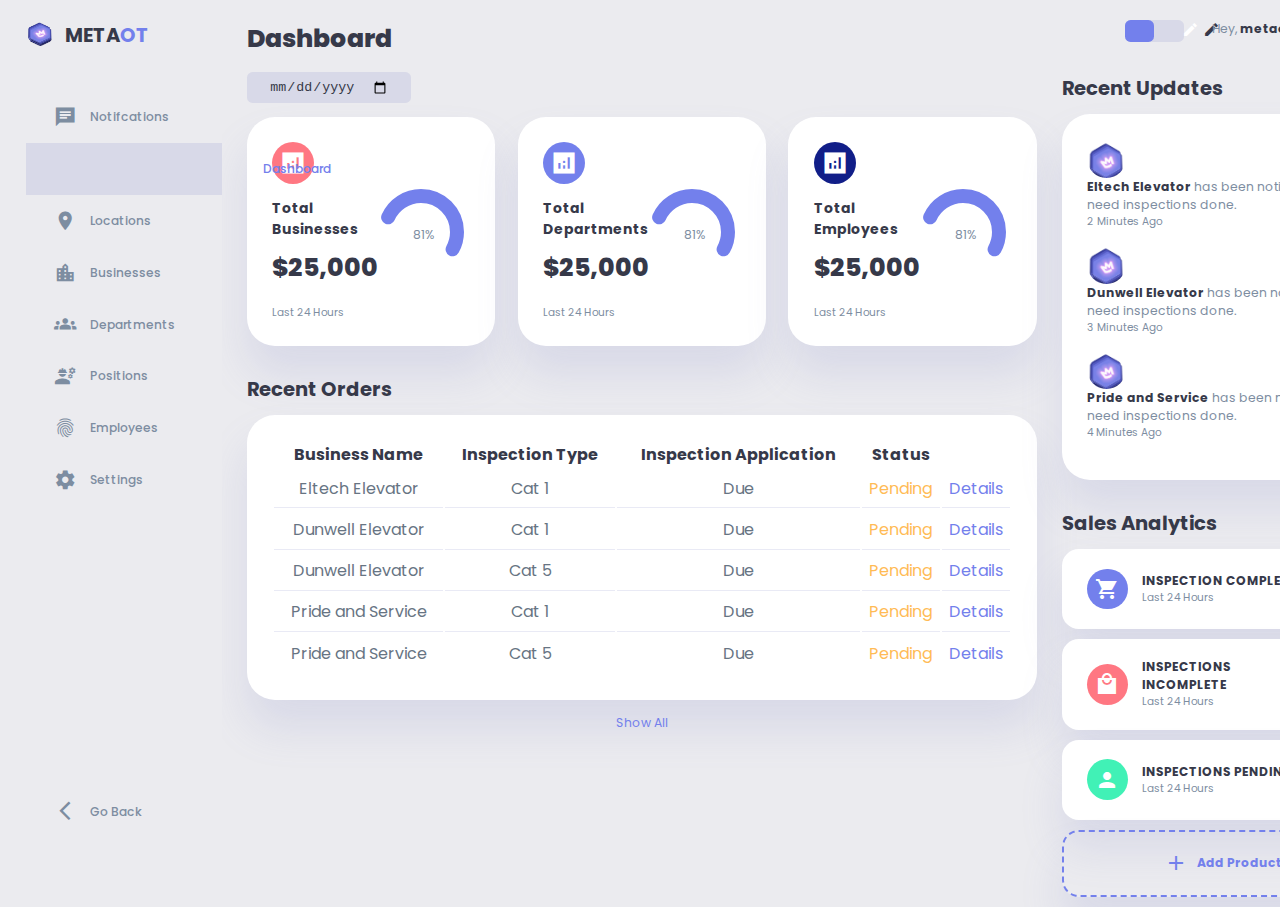
<file: index.html>
<html lang="en">
<head>
    <meta charset="UTF-8">
    <meta http-equiv="X-UA-Compatible" content="IE=edge">
    <meta name="viewport" content="width=device-width, initial-scale=1.0">
    <title>AdminDashboard Website</title>
    <link href="https://fonts.googleapis.com/icon?family=Material+Icons+Sharp"
    rel="stylesheet">
    <link rel="stylesheet" href="./style.css">
</head>
<body>
    <div class="container">
        <!------- ASIDE START ------->
        <aside>
            <div class="top">
                <div class="logo">
                    <img src="Images/Logo_Mini.png">
                    <h2>META<span class="primary">OT</span></h2>
                </div>
                <div class="close" id="close-btn">
                    <span class="material-icons-sharp">close</span>
                </div>
            </div>

            <div class="sidebar">
                <a href="Notifcations.html">
                    <span 
                    class="material-icons-sharp">chat</span>                    
                    <h3>Notifcations</h3>
                </a>
                <a href="index.html" class="active">
                    <span 
                    class="material-icons-sharp">grid_view</span>
                    <h3>Dashboard</h3>
                </a>
                <a href="Locations.html">
                    <span 
                    class="material-icons-sharp">location_on</span>
                    <h3>Locations</h3>
                </a>
                <a href="Businesses.html">
                    <span 
                    class="material-icons-sharp">location_city</span>
                    <h3>Businesses</h3>
                </a>
                <a href="Departments.html">
                    <span 
                    class="material-icons-sharp">groups</span>
                    <h3>Departments</h3>
                </a>
                <a href="Positions.html">
                    <span 
                    class="material-icons-sharp">engineering</span>                    
                    <h3>Positions</h3>
                </a>
                <a href="Employees.html">
                    <span 
                    class="material-icons-sharp">fingerprint</span>                    
                    <h3>Employees</h3>
                </a>
                <a href="Settings.html">
                    <span 
                    class="material-icons-sharp">settings</span>                    
                    <h3>Settings</h3>
                </a>
                <a href="Home.html">
                    <span class="material-icons-sharp">arrow_back_ios</span>                   
                    <h3>Go Back</h3>
                </a>
            </div>
        </aside> 
        <!------- ASIDE END ------->
        <main>
            <h1>Dashboard</h1>
            <div class="date">
                <input type="date">
            </div>

            <div class="insights">
                <div class="businesses">
                        <span class="material-icons-sharp">analytics</span>
                            <div class="middle">
                                <div class="left">
                                    <h3>Total Businesses</h3>
                                    <h1>$25,000</h1>
                                </div>
                            <div class="progress">
                                    <svg>
                                        <circle cx='38' cy='38' r='36'></circle>
                                    </svg>
                                    <div class="number">
                                    <p>81%</p>
                                    </div>
                                </div>
                            </div>
                            <small class="text-muted">Last 24 Hours</small>
                        </div>
        <!------- SALES END ------->
                <div class="departments">
                            <span class="material-icons-sharp">analytics</span>
                                <div class="middle">
                                    <div class="left">
                                        <h3>Total Departments</h3>
                                        <h1>$25,000</h1>
                                    </div>
                                <div class="progress">
                                    <svg>
                                        <circle cx='38' cy='38' r='36'></circle>
                                    </svg>
                                    <div class="number">
                                    <p>81%</p>
                                    </div>
                                </div>
                            </div>
                            <small class="text-muted">Last 24 Hours</small>
                        </div>
        <!------- SALES END ------->

                <div class="employees">
                            <span class="material-icons-sharp">analytics</span>
                                <div class="middle">
                                    <div class="left">
                                        <h3>Total Employees</h3>
                                        <h1>$25,000</h1>
                                    </div>
                                <div class="progress">
                                    <svg>
                                        <circle cx='38' cy='38' r='36'></circle>
                                    </svg>
                                    <div class="number">
                                    <p>81%</p>
                                    </div>
                                 </div>
                            </div>
                            <small class="text-muted">Last 24 Hours</small>
                        </div>
         <!------- SALES END ------->
                 </div>
           <div class="recent-orders">
            <h2>Recent Orders</h2>
           <table>
               <thead>
                   <tr>
                       <th>Business Name</th>
                       <th>Inspection Type</th>
                       <th>Inspection Application</th>
                       <th>Status</th>
                   </tr>
               </thead>
               <tbody>
                   <tr>
                       <td>Eltech Elevator</td>
                       <td>Cat 1</td>
                       <td>Due</td>
                       <td class="warning">Pending</td>
                       <td class="primary">Details</td>
                   </tr>
                      <tr>
                       <td>Dunwell Elevator</td>
                       <td>Cat 1</td>
                       <td>Due</td>
                       <td class="warning">Pending</td>
                       <td class="primary">Details</td>
                   </tr>
                      <tr>
                       <td>Dunwell Elevator</td>
                       <td>Cat 5</td>
                       <td>Due</td>
                       <td class="warning">Pending</td>
                       <td class="primary">Details</td>
                   </tr>
                      <tr>
                       <td>Pride and Service</td>
                       <td>Cat 1</td>
                       <td>Due</td>
                       <td class="warning">Pending</td>
                       <td class="primary">Details</td>
                   </tr>
                      <tr>
                       <td>Pride and Service</td>
                       <td>Cat 5</td>
                       <td>Due</td>
                       <td class="warning">Pending</td>
                       <td class="primary">Details</td>
                   </tr>
               </tbody>
            </table>
               <a href="#">Show All</a>
          </div>
        </main>
        <!------ END OF MAIN ------>
        <div class="right">
            <div class="top">
                <button id="menu-btn">
                    <span class="material-icons-sharp">menu</span>
                </button>
                <div class="theme-toggler">
                    <span class="material-icons-sharp active">light_mode</span>
                    <span class="material-icons-sharp">dark_mode</span>
                </div>
                <div class="profile">
                    <div class="info">
                        <p>Hey, <b>metaot.sol</b></p>
                        <small class="text-muted">Admin</small>
                    </div>
                    <div class="profile-photo">
                        <img src="Images/Logo_Mini.png" alt="">
                    </div>
                </div>
            </div>
            <!------ END OF TOP ------>
            <div class="recent-updates">
                <h2>Recent Updates</h2>
                <div class="updates">
                    <div class="update">
                        <div class="profile-photo">
                            <img src="Images/Logo_Mini.png">
                         </div>
                        <div class="message">
                            <p><b>Eltech Elevator</b> has been notified they need inspections done.</p>
                            <small class="text-muted">2 Minutes Ago</small>
                        </div>
                    </div>
                     <div class="update">
                        <div class="profile-photo">
                            <img src="Images/Logo_Mini.png">
                         </div>
                        <div class="message">
                         <p><b>Dunwell Elevator</b> has been notified they need inspections done.</p>
                            <small class="text-muted">3 Minutes Ago</small>
                        </div>
                    </div>
                     <div class="update">
                        <div class="profile-photo">
                            <img src="Images/Logo_Mini.png">
                         </div>
                        <div class="message">
                            <p><b>Pride and Service</b> has been notified they need inspections done.</p>
                            <small class="text-muted">4 Minutes Ago</small>
                        </div>
                    </div>
                </div>
            </div>
            <!------ END OF RECENT UPDATES ------>
            <div class="sales-analytics">
                <h2>Sales Analytics</h2>
               
                <div class="item online">
                        <div class="icon">
                            <span class="material-icons-sharp">shopping_cart</span>
                        </div>
                         <div class="right">
                                <div class="info">
                                <h3>INSPECTION COMPLETE</h3>
                                <small class="text-muted">Last 24 Hours</small>
                                </div>
                            <h5 class="success">55%</h5>
                            <h3>10</h3>
                        </div>
                </div>
               
                <div class="item offline">
                        <div class="icon">
                            <span class="material-icons-sharp">local_mall</span>
                        </div>
                         <div class="right">
                                <div class="info">
                                <h3>INSPECTIONS INCOMPLETE</h3>
                                <small class="text-muted">Last 24 Hours</small>
                                </div>
                            <h5 class="danger">-25%</h5>
                            <h3>6</h3>
                        </div>
                </div>
               
                <div class="item customers">
                        <div class="icon">
                            <span class="material-icons-sharp">person</span>
                        </div>
                         <div class="right">
                                <div class="info">
                                <h3>INSPECTIONS PENDING</h3>
                                <small class="text-muted">Last 24 Hours</small>
                                </div>
                            <h5 class="success">20%</h5>
                            <h3>5</h3>
                        </div>
                </div>
                
                <div class="item add-product">
                   <div>
                       <span class="material-icons-sharp">add</span>
                       <h3>Add Product</h3>
                  </div>
                </div>
            </div>                         
        </div>
    </div>
    <script src="./index.js"></script>
</body>
</html>
</file>
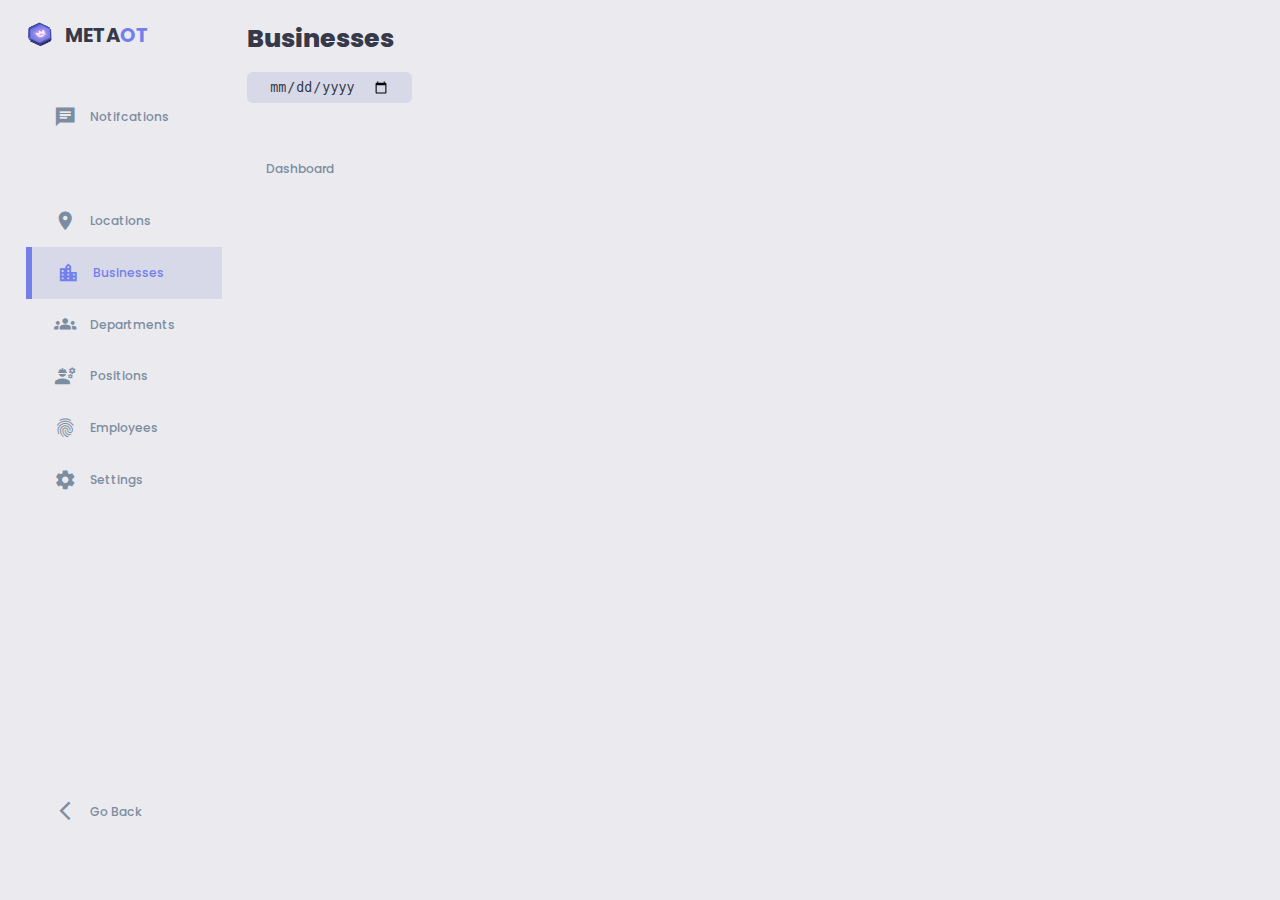
<file: Businesses.html>
<html lang="en">
<head>
    <meta charset="UTF-8">
    <meta http-equiv="X-UA-Compatible" content="IE=edge">
    <meta name="viewport" content="width=device-width, initial-scale=1.0">
    <title>Businesses</title>
    <link href="https://fonts.googleapis.com/icon?family=Material+Icons+Sharp"
    rel="stylesheet">
    <link rel="stylesheet" href="./style.css">
</head>
<body>
    <div class="container">
        <!------- ASIDE START ------->
        <aside>
            <div class="top">
                <div class="logo">
                    <img src="Images/Logo_Mini.png">
                    <h2>META<span class="primary">OT</span></h2>
                </div>
                <div class="close" id="close-btn">
                    <span class="material-icons-sharp">close</span>
                </div>
            </div>

            <div class="sidebar">
                <a href="Notifcations.html">
                    <span 
                    class="material-icons-sharp">chat</span>                    
                    <h3>Notifcations</h3>
                </a>
                <a href="index.html">
                    <span 
                    class="material-icons-sharp">grid_view</span>
                    <h3>Dashboard</h3>
                </a>
                <a href="Locations.html">
                    <span 
                    class="material-icons-sharp">location_on</span>
                    <h3>Locations</h3>
                </a>
                <a href="Businesses.html" class="active">
                    <span 
                    class="material-icons-sharp">location_city</span>
                    <h3>Businesses</h3>
                </a>
                <a href="Departments.html">
                    <span 
                    class="material-icons-sharp">groups</span>
                    <h3>Departments</h3>
                </a>
                <a href="Positions.html">
                    <span 
                    class="material-icons-sharp">engineering</span>                    
                    <h3>Positions</h3>
                </a>
                <a href="Employees.html">
                    <span 
                    class="material-icons-sharp">fingerprint</span>                    
                    <h3>Employees</h3>
                </a>
                <a href="Settings.html">
                    <span 
                    class="material-icons-sharp">settings</span>                    
                    <h3>Settings</h3>
                </a>
                <a href="Home.html">
                    <span class="material-icons-sharp">arrow_back_ios</span>                   
                    <h3>Go Back</h3>
                </a>
            </div>
        </aside> 
        <!------- ASIDE END ------->
        <main>
            <h1>Businesses</h1>
            <div class="date">
                <input type="date">
            </div>

        </main>

    </div>
</body>
</html>
</file>
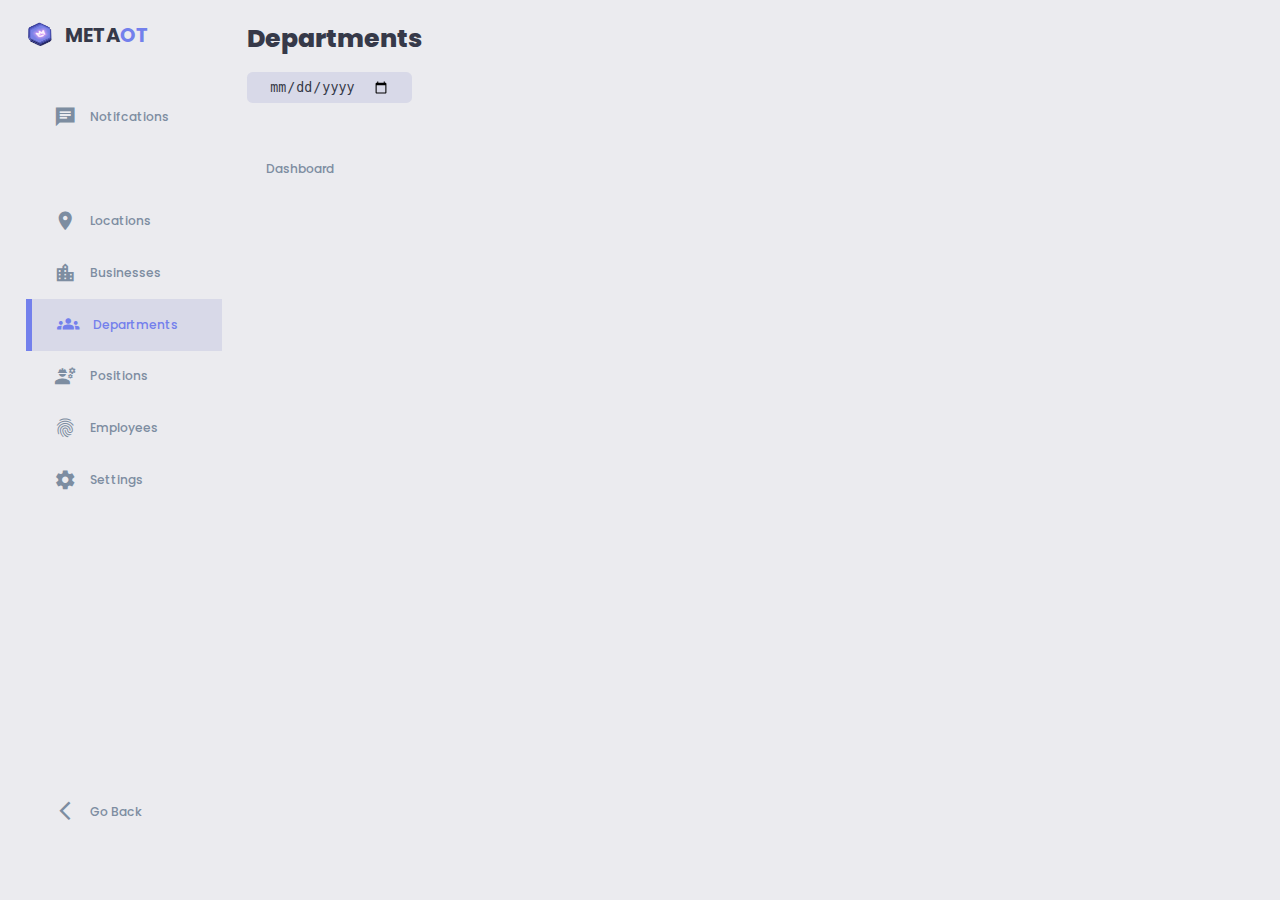
<file: Departments.html>
<html lang="en">
<head>
    <meta charset="UTF-8">
    <meta http-equiv="X-UA-Compatible" content="IE=edge">
    <meta name="viewport" content="width=device-width, initial-scale=1.0">
    <title>Departments</title>
    <link href="https://fonts.googleapis.com/icon?family=Material+Icons+Sharp"
    rel="stylesheet">
    <link rel="stylesheet" href="./style.css">
</head>
<body>
    <div class="container">
        <!------- ASIDE START ------->
        <aside>
            <div class="top">
                <div class="logo">
                    <img src="Images/Logo_Mini.png">
                    <h2>META<span class="primary">OT</span></h2>
                </div>
                <div class="close" id="close-btn">
                    <span class="material-icons-sharp">close</span>
                </div>
            </div>

            <div class="sidebar">
                <a href="Notifcations.html">
                    <span 
                    class="material-icons-sharp">chat</span>                    
                    <h3>Notifcations</h3>
                </a>
                <a href="index.html">
                    <span 
                    class="material-icons-sharp">grid_view</span>
                    <h3>Dashboard</h3>
                </a>
                <a href="Locations.html">
                    <span 
                    class="material-icons-sharp">location_on</span>
                    <h3>Locations</h3>
                </a>
                <a href="Businesses.html">
                    <span 
                    class="material-icons-sharp">location_city</span>
                    <h3>Businesses</h3>
                </a>
                <a href="Departments.html" class="active">
                    <span 
                    class="material-icons-sharp">groups</span>
                    <h3>Departments</h3>
                </a>
                <a href="Positions.html">
                    <span 
                    class="material-icons-sharp">engineering</span>                    
                    <h3>Positions</h3>
                </a>
                <a href="Employees.html">
                    <span 
                    class="material-icons-sharp">fingerprint</span>                    
                    <h3>Employees</h3>
                </a>
                <a href="Settings.html">
                    <span 
                    class="material-icons-sharp">settings</span>                    
                    <h3>Settings</h3>
                </a>
                <a href="Home.html">
                    <span class="material-icons-sharp">arrow_back_ios</span>                   
                    <h3>Go Back</h3>
                </a>
            </div>
        </aside> 
        <!------- ASIDE END ------->
        <main>
            <h1>Departments</h1>
            <div class="date">
                <input type="date">
            </div>

        </main>

    </div>
</body>
</html>
</file>
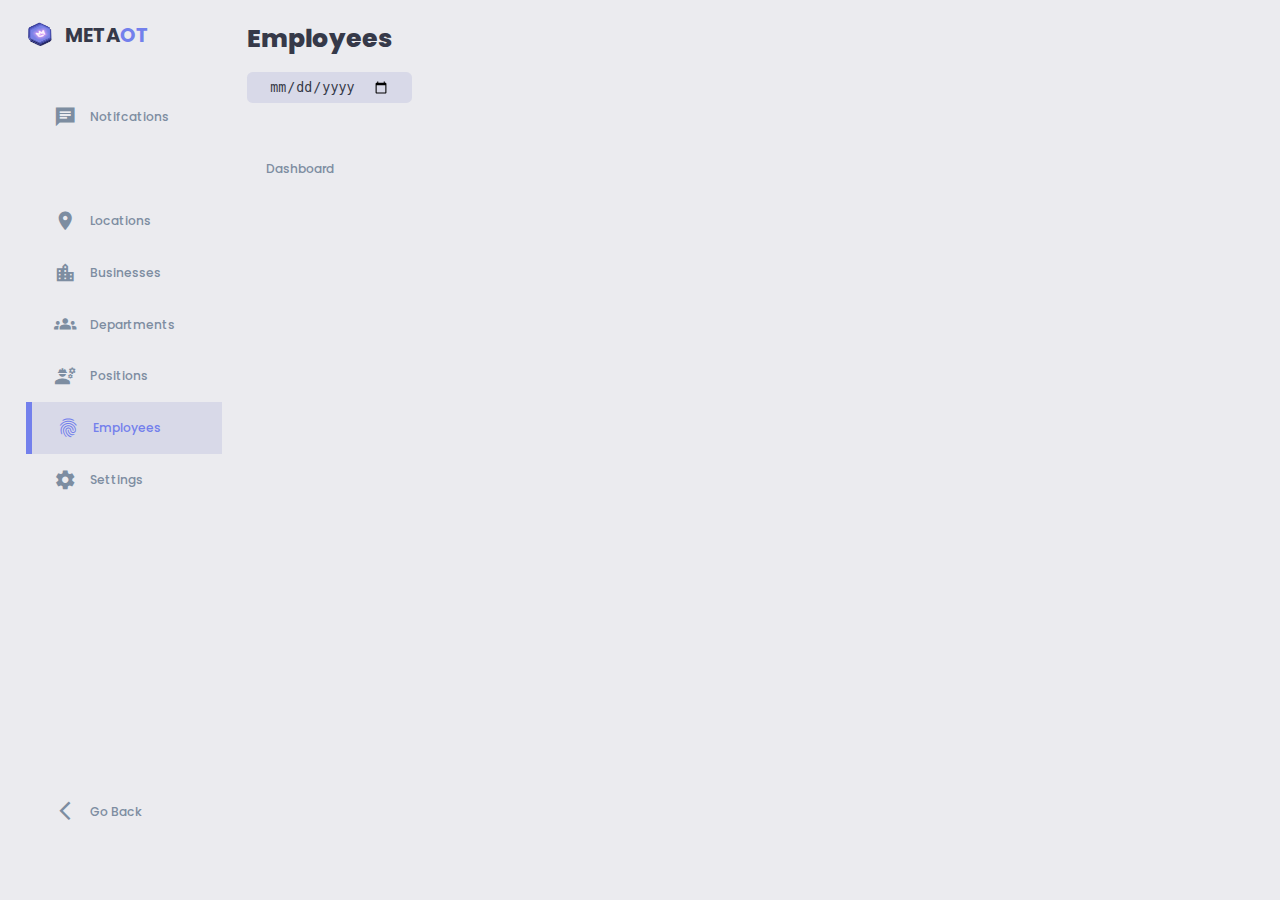
<file: Employees.html>
<html lang="en">
<head>
    <meta charset="UTF-8">
    <meta http-equiv="X-UA-Compatible" content="IE=edge">
    <meta name="viewport" content="width=device-width, initial-scale=1.0">
    <title>Employees</title>
    <link href="https://fonts.googleapis.com/icon?family=Material+Icons+Sharp"
    rel="stylesheet">
    <link rel="stylesheet" href="./style.css">
</head>
<body>
    <div class="container">
        <!------- ASIDE START ------->
        <aside>
            <div class="top">
                <div class="logo">
                    <img src="Images/Logo_Mini.png">
                    <h2>META<span class="primary">OT</span></h2>
                </div>
                <div class="close" id="close-btn">
                    <span class="material-icons-sharp">close</span>
                </div>
            </div>

            <div class="sidebar">
                <a href="Notifcations.html">
                    <span 
                    class="material-icons-sharp">chat</span>                    
                    <h3>Notifcations</h3>
                </a>
                <a href="index.html">
                    <span 
                    class="material-icons-sharp">grid_view</span>
                    <h3>Dashboard</h3>
                </a>
                <a href="Locations.html">
                    <span 
                    class="material-icons-sharp">location_on</span>
                    <h3>Locations</h3>
                </a>
                <a href="Businesses.html">
                    <span 
                    class="material-icons-sharp">location_city</span>
                    <h3>Businesses</h3>
                </a>
                <a href="Departments.html">
                    <span 
                    class="material-icons-sharp">groups</span>
                    <h3>Departments</h3>
                </a>
                <a href="Positions.html">
                    <span 
                    class="material-icons-sharp">engineering</span>                    
                    <h3>Positions</h3>
                </a>
                <a href="Employees.html" class="active">
                    <span 
                    class="material-icons-sharp">fingerprint</span>                    
                    <h3>Employees</h3>
                </a>
                <a href="Settings.html">
                    <span 
                    class="material-icons-sharp">settings</span>                    
                    <h3>Settings</h3>
                </a>
                <a href="Home.html">
                    <span class="material-icons-sharp">arrow_back_ios</span>                   
                    <h3>Go Back</h3>
                </a>
            </div>
        </aside> 
        <!------- ASIDE END ------->
        <main>
            <h1>Employees</h1>
            <div class="date">
                <input type="date">
            </div>

        </main>

    </div>
</body>
</html>
</file>
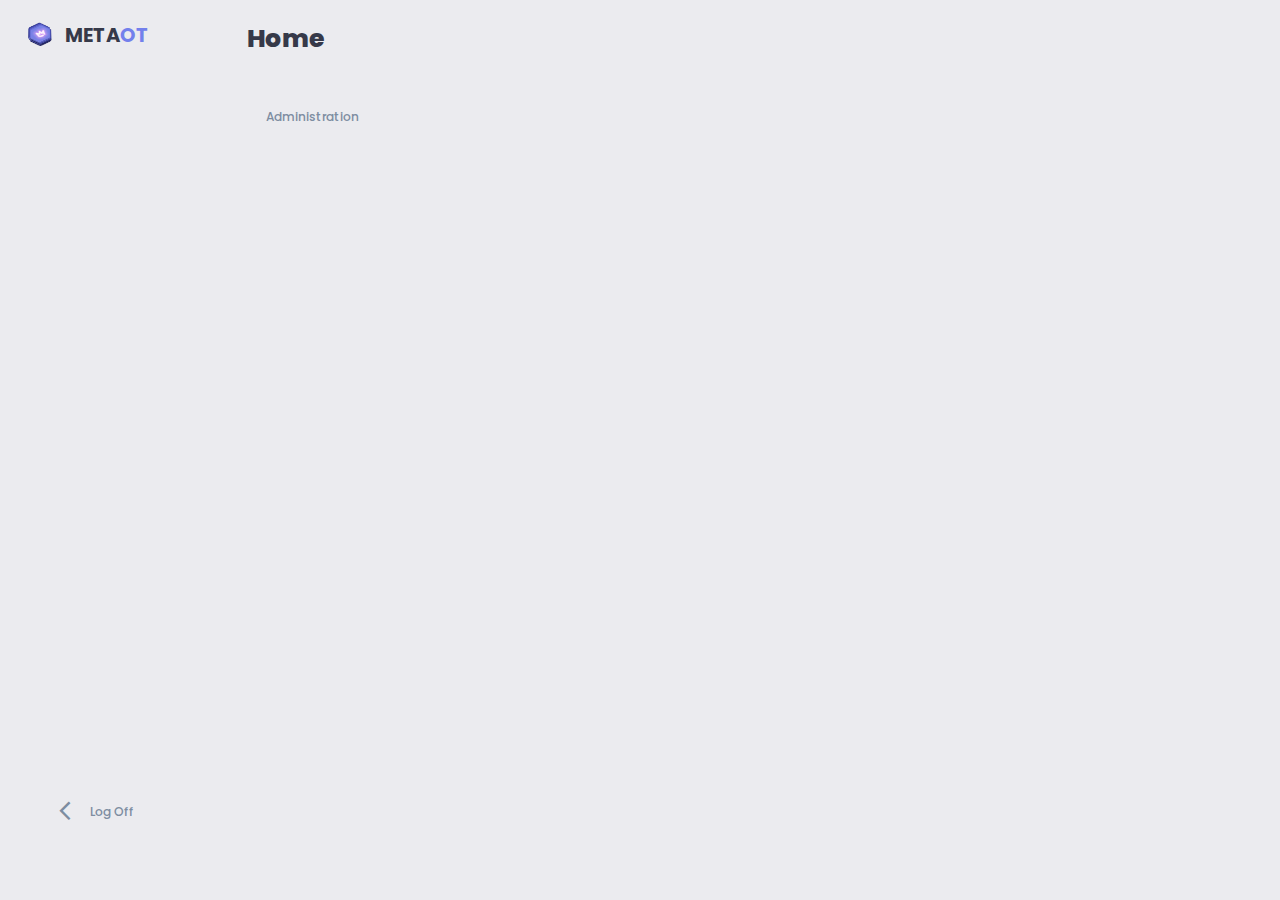
<file: Home.html>
<html lang="en">
<head>
    <meta charset="UTF-8">
    <meta http-equiv="X-UA-Compatible" content="IE=edge">
    <meta name="viewport" content="width=device-width, initial-scale=1.0">
    <title>MSS Dashboard</title>
    <link href="https://fonts.googleapis.com/icon?family=Material+Icons+Sharp"
    rel="stylesheet">
    <link rel="stylesheet" href="./style.css">
</head>
<body>
    <div class="container">
        <!------- ASIDE START ------->
        <aside>
            <div class="top">
                <div class="logo">
                    <img src="Images/Logo_Mini.png">
                    <h2>META<span class="primary">OT</span></h2>
                </div>
                <div class="close" id="close-btn">
                    <span class="material-icons-sharp">close</span>
                </div>
            </div>

            <div class="sidebar">
                <a href="index.html">
                    <span class="material-icons-sharp">summarize</span>
                    <h3>Administration</h3>
                </a>
                <a href="">
                    <span class="material-icons-sharp">arrow_back_ios</span>                   
                    <h3>Log Off</h3>
                </a>
            </div>
        </aside> 
        <!------- ASIDE END ------->
        <main>
            <h1>Home</h1>

        </main>   

    </div>
</body>
</html>
</file>
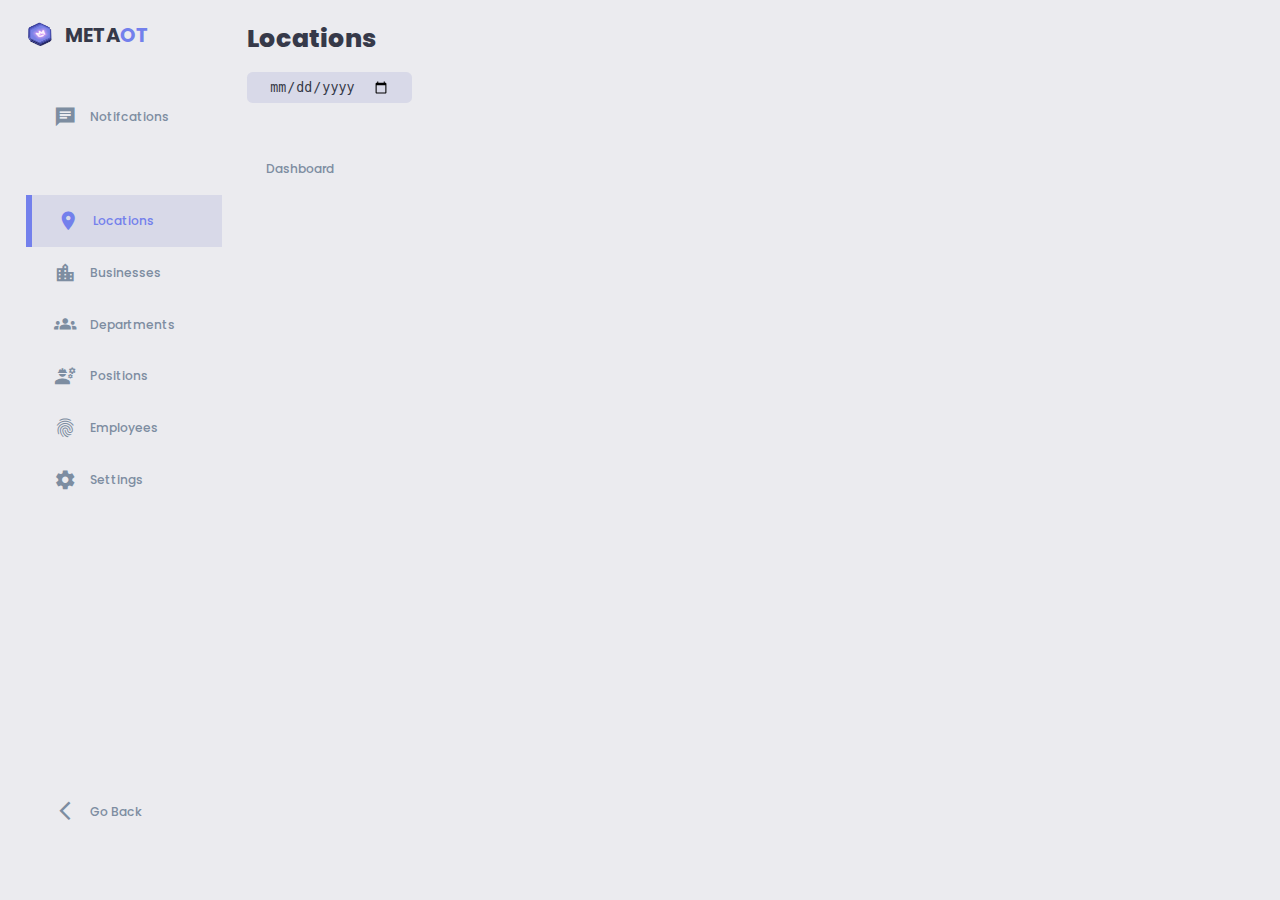
<file: Locations.html>
<html lang="en">
<head>
    <meta charset="UTF-8">
    <meta http-equiv="X-UA-Compatible" content="IE=edge">
    <meta name="viewport" content="width=device-width, initial-scale=1.0">
    <title>Locations</title>
    <link href="https://fonts.googleapis.com/icon?family=Material+Icons+Sharp"
    rel="stylesheet">
    <link rel="stylesheet" href="./style.css">
</head>
<body>
    <div class="container">
        <!------- ASIDE START ------->
        <aside>
            <div class="top">
                <div class="logo">
                    <img src="Images/Logo_Mini.png">
                    <h2>META<span class="primary">OT</span></h2>
                </div>
                <div class="close" id="close-btn">
                    <span class="material-icons-sharp">close</span>
                </div>
            </div>

            <div class="sidebar">
                <a href="Notifcations.html">
                    <span 
                    class="material-icons-sharp">chat</span>                    
                    <h3>Notifcations</h3>
                </a>
                <a href="index.html">
                    <span 
                    class="material-icons-sharp">grid_view</span>
                    <h3>Dashboard</h3>
                </a>
                <a href="Locations.html" class="active">
                    <span 
                    class="material-icons-sharp">location_on</span>
                    <h3>Locations</h3>
                </a>
                <a href="Businesses.html">
                    <span 
                    class="material-icons-sharp">location_city</span>
                    <h3>Businesses</h3>
                </a>
                <a href="Departments.html">
                    <span 
                    class="material-icons-sharp">groups</span>
                    <h3>Departments</h3>
                </a>
                <a href="Positions.html">
                    <span 
                    class="material-icons-sharp">engineering</span>                    
                    <h3>Positions</h3>
                </a>
                <a href="Employees.html">
                    <span 
                    class="material-icons-sharp">fingerprint</span>                    
                    <h3>Employees</h3>
                </a>
                <a href="Settings.html">
                    <span 
                    class="material-icons-sharp">settings</span>                    
                    <h3>Settings</h3>
                </a>
                <a href="Home.html">
                    <span class="material-icons-sharp">arrow_back_ios</span>                   
                    <h3>Go Back</h3>
                </a>
            </div>
        </aside> 
        <!------- ASIDE END ------->
        <main>
            <h1>Locations</h1>
            <div class="date">
                <input type="date">
            </div>

        </main>

    </div>
</body>
</html>
</file>
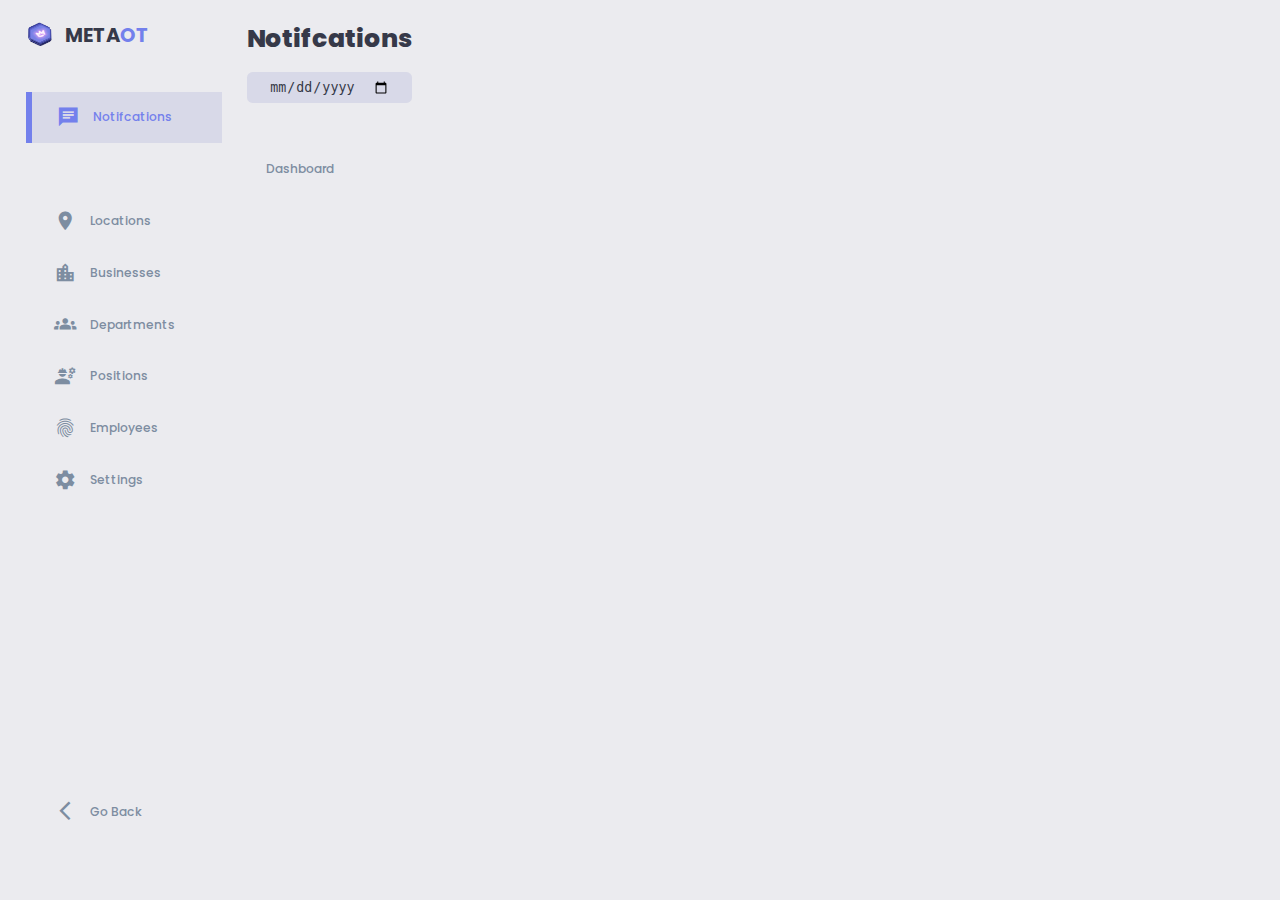
<file: Notifcations.html>
<html lang="en">
<head>
    <meta charset="UTF-8">
    <meta http-equiv="X-UA-Compatible" content="IE=edge">
    <meta name="viewport" content="width=device-width, initial-scale=1.0">
    <title>Notifcations</title>
    <link href="https://fonts.googleapis.com/icon?family=Material+Icons+Sharp"
    rel="stylesheet">
    <link rel="stylesheet" href="./style.css">
</head>
<body>
    <div class="container">
        <!------- ASIDE START ------->
        <aside>
            <div class="top">
                <div class="logo">
                    <img src="Images/Logo_Mini.png">
                    <h2>META<span class="primary">OT</span></h2>
                </div>
                <div class="close" id="close-btn">
                    <span class="material-icons-sharp">close</span>
                </div>
            </div>

            <div class="sidebar">
                <a href="Notifcations.html" class="active">
                    <span 
                    class="material-icons-sharp">chat</span>                    
                    <h3>Notifcations</h3>
                </a>
                <a href="index.html">
                    <span 
                    class="material-icons-sharp">grid_view</span>
                    <h3>Dashboard</h3>
                </a>
                <a href="Locations.html">
                    <span 
                    class="material-icons-sharp">location_on</span>
                    <h3>Locations</h3>
                </a>
                <a href="Businesses.html">
                    <span 
                    class="material-icons-sharp">location_city</span>
                    <h3>Businesses</h3>
                </a>
                <a href="Departments.html">
                    <span 
                    class="material-icons-sharp">groups</span>
                    <h3>Departments</h3>
                </a>
                <a href="Positions.html">
                    <span 
                    class="material-icons-sharp">engineering</span>                    
                    <h3>Positions</h3>
                </a>
                <a href="Employees.html">
                    <span 
                    class="material-icons-sharp">fingerprint</span>                    
                    <h3>Employees</h3>
                </a>
                <a href="Settings.html">
                    <span 
                    class="material-icons-sharp">settings</span>                    
                    <h3>Settings</h3>
                </a>
                <a href="Home.html">
                    <span class="material-icons-sharp">arrow_back_ios</span>                   
                    <h3>Go Back</h3>
                </a>
            </div>
        </aside> 
        <!------- ASIDE END ------->
        <main>
            <h1>Notifcations</h1>
            <div class="date">
                <input type="date">
            </div>

        </main>

    </div>
</body>
</html>
</file>
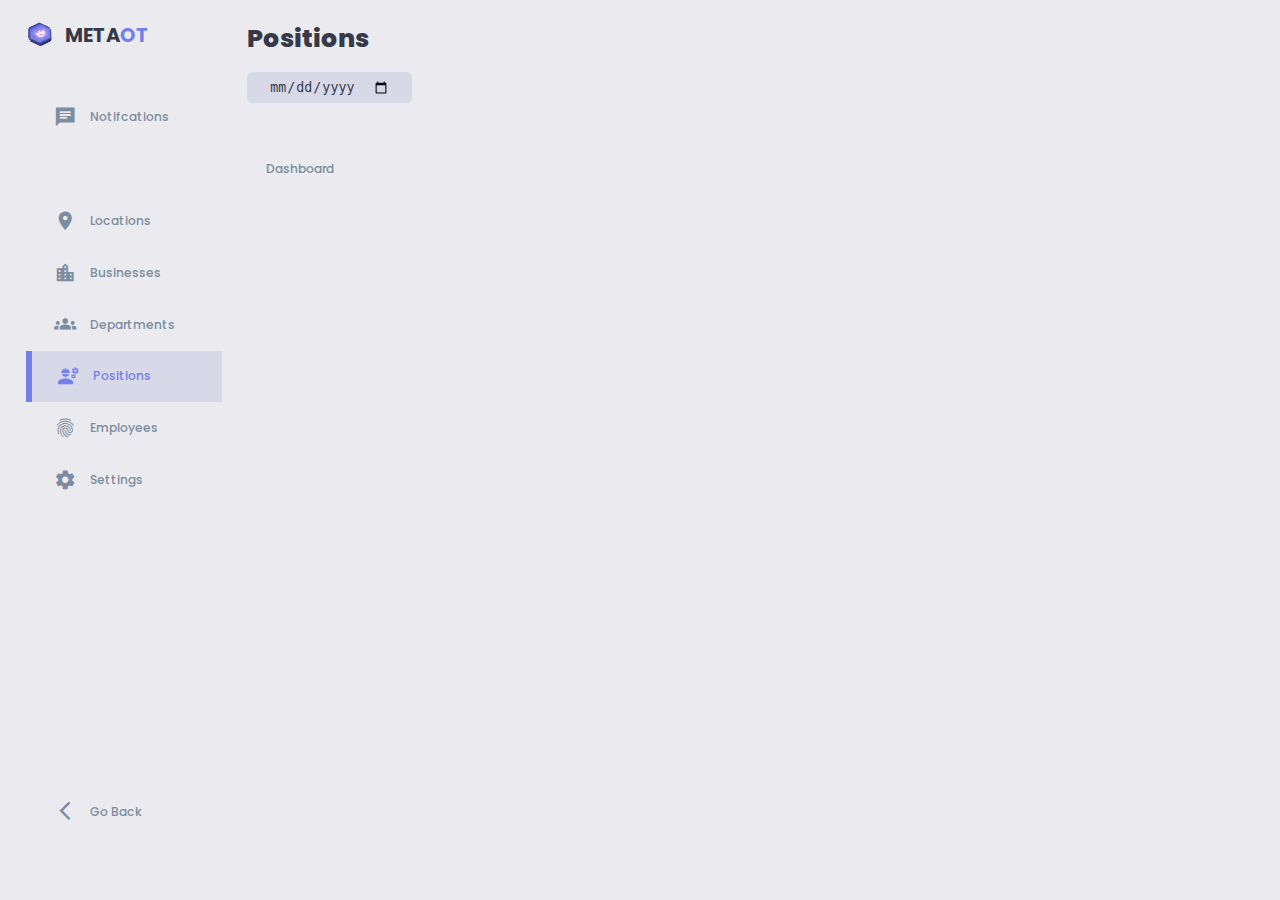
<file: Positions.html>
<html lang="en">
<head>
    <meta charset="UTF-8">
    <meta http-equiv="X-UA-Compatible" content="IE=edge">
    <meta name="viewport" content="width=device-width, initial-scale=1.0">
    <title>Positions</title>
    <link href="https://fonts.googleapis.com/icon?family=Material+Icons+Sharp"
    rel="stylesheet">
    <link rel="stylesheet" href="./style.css">
</head>
<body>
    <div class="container">
        <!------- ASIDE START ------->
        <aside>
            <div class="top">
                <div class="logo">
                    <img src="Images/Logo_Mini.png">
                    <h2>META<span class="primary">OT</span></h2>
                </div>
                <div class="close" id="close-btn">
                    <span class="material-icons-sharp">close</span>
                </div>
            </div>

            <div class="sidebar">
                <a href="Notifcations.html">
                    <span 
                    class="material-icons-sharp">chat</span>                    
                    <h3>Notifcations</h3>
                </a>
                <a href="index.html">
                    <span 
                    class="material-icons-sharp">grid_view</span>
                    <h3>Dashboard</h3>
                </a>
                <a href="Locations.html">
                    <span 
                    class="material-icons-sharp">location_on</span>
                    <h3>Locations</h3>
                </a>
                <a href="Businesses.html">
                    <span 
                    class="material-icons-sharp">location_city</span>
                    <h3>Businesses</h3>
                </a>
                <a href="Departments.html">
                    <span 
                    class="material-icons-sharp">groups</span>
                    <h3>Departments</h3>
                </a>
                <a href="Positions.html" class="active">
                    <span 
                    class="material-icons-sharp">engineering</span>                    
                    <h3>Positions</h3>
                </a>
                <a href="Employees.html">
                    <span 
                    class="material-icons-sharp">fingerprint</span>                    
                    <h3>Employees</h3>
                </a>
                <a href="Settings.html">
                    <span 
                    class="material-icons-sharp">settings</span>                    
                    <h3>Settings</h3>
                </a>
                <a href="Home.html">
                    <span class="material-icons-sharp">arrow_back_ios</span>                   
                    <h3>Go Back</h3>
                </a>
            </div>
        </aside> 
        <!------- ASIDE END ------->
        <main>
            <h1>Positions</h1>
            <div class="date">
                <input type="date">
            </div>

        </main>

    </div>
</body>
</html>
</file>
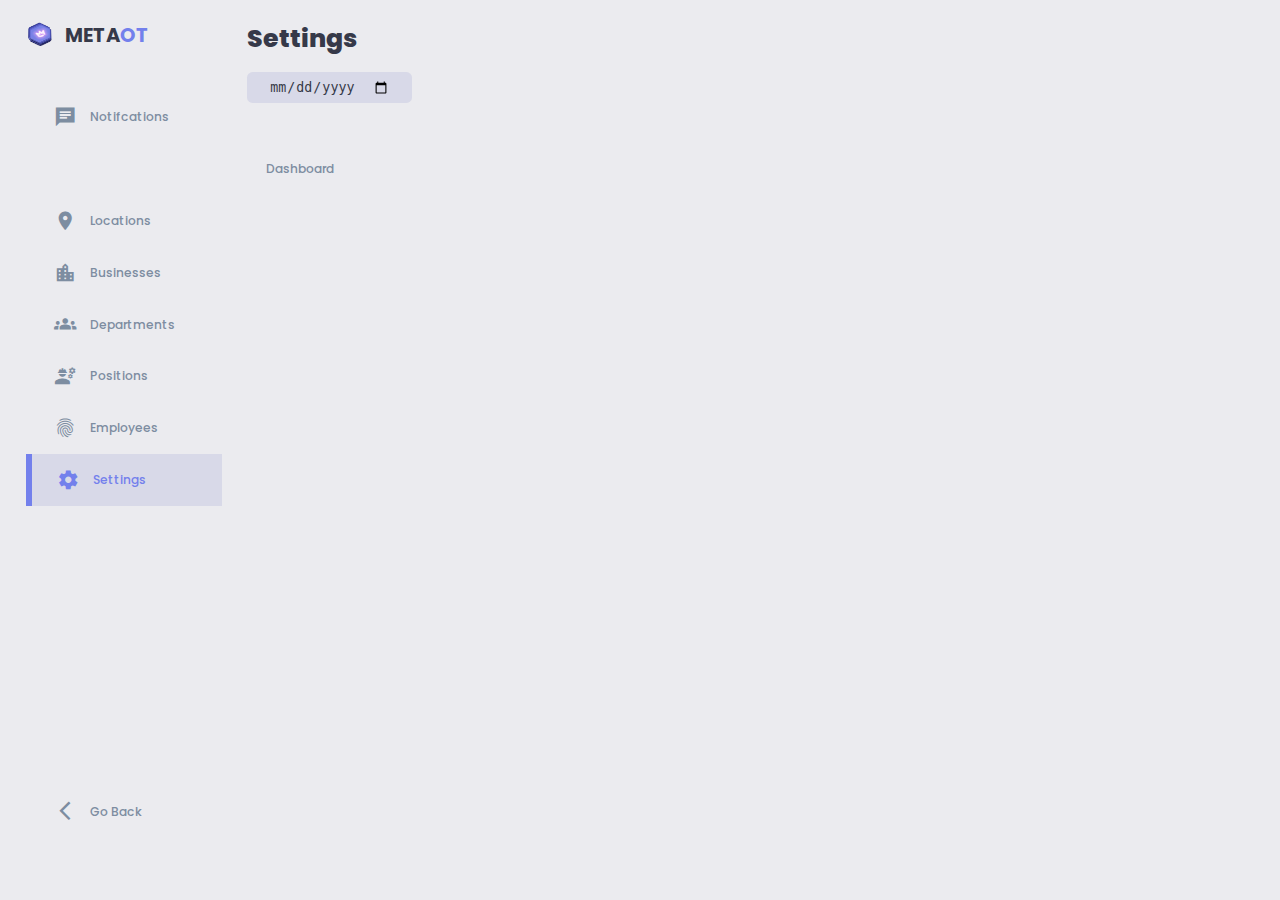
<file: Settings.html>
<html lang="en">
<head>
    <meta charset="UTF-8">
    <meta http-equiv="X-UA-Compatible" content="IE=edge">
    <meta name="viewport" content="width=device-width, initial-scale=1.0">
    <title>Settings</title>
    <link href="https://fonts.googleapis.com/icon?family=Material+Icons+Sharp"
    rel="stylesheet">
    <link rel="stylesheet" href="./style.css">
</head>
<body>
    <div class="container">
        <!------- ASIDE START ------->
        <aside>
            <div class="top">
                <div class="logo">
                    <img src="Images/Logo_Mini.png">
                    <h2>META<span class="primary">OT</span></h2>
                </div>
                <div class="close" id="close-btn">
                    <span class="material-icons-sharp">close</span>
                </div>
            </div>
            <div class="sidebar">
                <a href="Notifcations.html">
                    <span 
                    class="material-icons-sharp">chat</span>                    
                    <h3>Notifcations</h3>
                </a>
                <a href="index.html">
                    <span 
                    class="material-icons-sharp">grid_view</span>
                    <h3>Dashboard</h3>
                </a>
                <a href="Locations.html">
                    <span 
                    class="material-icons-sharp">location_on</span>
                    <h3>Locations</h3>
                </a>
                <a href="Businesses.html">
                    <span 
                    class="material-icons-sharp">location_city</span>
                    <h3>Businesses</h3>
                </a>
                <a href="Departments.html">
                    <span 
                    class="material-icons-sharp">groups</span>
                    <h3>Departments</h3>
                </a>
                <a href="Positions.html">
                    <span 
                    class="material-icons-sharp">engineering</span>                    
                    <h3>Positions</h3>
                </a>
                <a href="Employees.html">
                    <span 
                    class="material-icons-sharp">fingerprint</span>                    
                    <h3>Employees</h3>
                </a>
                <a href="Settings.html" class="active">
                    <span 
                    class="material-icons-sharp">settings</span>                    
                    <h3>Settings</h3>
                </a>
                <a href="Home.html">
                    <span class="material-icons-sharp">arrow_back_ios</span>                   
                    <h3>Go Back</h3>
                </a>
            </div>
        </aside> 
        <!------- ASIDE END ------->
        <main>
            <h1>Settings</h1>
            <div class="date">
                <input type="date">
            </div>

        </main>

    </div>
</body>
</html>
</file>
<file: style.css>
/* ------- GOOGLE FONTS ------- */


@import url('https://fonts.googleapis.com/css2?family=Poppins:ital,wght@0,300;0,500;0,600;0,700;0,800;1,400&display=swap');


/* ------- ROOT VARIABLES ------- */
:root{
    --color-primary: #7380ec;
    --color-danger: #ff7782;
    --color-success: #41f1b6;
    --color-warning: #ffbb55;
    --color-white: #fff;
    --color-info-dark: #7d8da1;
    --color-info-light: #dce1eb;
    --color-dark: #363949;
    --color-light: rgba(132, 139, 200, 0.18);
    --color-primary-variant: #111e88;
    --color-dark-variant: #677483;
    --color-background: #ebebef;


    --card-border-radius: 2rem;
    --border-radius-1: 0.4rem;
    --border-radius-2: 0.8rem;
    --border-radius-3: 1.2rem;


    --card-padding: 1.8rem;
    --padding-1: 1.2rem;

    --box-shadow: 0 2rem 3rem var(--color-light);

}

/* ====== DARK THEME ======*/
.dark-theme-variables {
--color-background: #181a1e;
--color-white: #202528;
--color-dark:#edeffd;
--color-dark-variant: #a3bdcc;
--color-light: rgba(0,0,0,0.4);
--box-shadow: 0 2rem 3rem var(--color-light);
}

* {
    margin: 0;
    padding: 0;
    outline: 0;
    appearance: 0;
    border: 0; 
    text-decoration: none;
    list-style: none;
    box-sizing: border-box;
}

html{
    font-size: 14px;
}

body{
    width: 100vw;
    height: 100vh;
    font-family: poppins, sans-serif;
    font-size: 0.88rem;
    background: var(--color-background);
    user-select: none;
    overflow-x: hidden;
    color: var(--color-dark);
}

.container{
    display: grid;
    width: 96%;
    margin: 0 auto;
    gap: 1.8rem;
    grid-template-columns: 14rem auto 23rem;

}

a{
    color: var(--color-dark);
}

img{
    display: block;
    width: 100%;
}

h1{
    font-weight: 800;
    font-size: 1.8rem;
}

h2{
    font-size: 1.4rem;
}

h3{
    font-size: 0.87rem;
}

h4{
    font-size: 0.8rem;
}

h5{
    font-size: 0.77rem;
}

small{
    font-size: 0.75rem;
}

.profile-photo{
    width: 2.8rem;
    height: 2.8rem;
    border-radius: 50%;
    overflow: hidden;
}

.text-muted{
color: var(--color-info-dark);
}

p{
    color: var(--color-info-dark);
}

b{
    color: var(--color-dark);
}

.primary{
    color: var(--color-primary);
}

.danger{
    color: var(--color-danger);
}

.success{
    color: var(--color-success);
}

.warning{
    color: var(--color-warning);
}

aside{
height: 100vh;
}

aside .top {
display: flex;
align-items: center;
justify-content: space-between;
margin-top: 1.4rem;
}

aside .logo {
display: flex;
gap: 0.8rem;
}

aside .logo img {
    width: 2rem;
    height: 2rem;
}

aside .close {
    display: none;
}

/* ------- SIDEBAR ------- */

aside .sidebar {
    background: var(--color-background);
    display: flex;
    flex-direction: column;
    height: 86vh;
    position: relative; 
    top: 3rem;
}

aside h3 {
    font-weight: 500;
}

aside .sidebar a {
    display: flex;
    color: var(--color-info-dark);
    margin-left: 2rem;
    gap: 1rem;
    align-items: center;
    position: relative;
    height: 3.7rem;
    transition: all 300ms ease;
}

aside .sidebar a span {
    font-size: 1.6rem;
    transition: all 300ms ease;
}

aside .sidebar a:last-child {
    position: absolute;
    bottom: 2rem;
    width: 100%;
}

aside .sidebar a.active {
    background: var(--color-light);
    color: var(--color-primary);
    margin-left: 0;
}

aside .sidebar a.active:before {
    content: "";
    width: 6px;
    height: 100%;
    background: var(--color-primary);
}

aside .sidebar a.active span {
    color: var(--color-primary);
    margin-left: calc(1rem - 3px);
}

aside .sidebar a:hover {
    color: var(--color-primary);
}

aside .sidebar a:hover span {
    margin-left: 1rem;
}

/* ------- MAIN ------- */

main {
    margin-top: 1.4rem;
}

main .date {
    display: inline-block;
    background: var(--color-light);
    border-radius: var(--border-radius-1);
    margin-top: 1rem;
    padding: 0.5rem 1.6rem;
}

main .date input[type="date"] {
    background: transparent;
    color: var(--color-dark);
}

main .insights {
    display: grid;
    grid-template-columns: repeat(3, 1fr);
    gap: 1.6rem;
}

main .insights > div {
    background: var(--color-white);
    padding: var(--card-padding);
    border-radius: var(--card-border-radius);
    margin-top: 1rem;
    box-shadow: var(--box-shadow);
    transition: all 300ms ease;
}

main .insights > div span {
    background: var(--color-primary);
    padding: 0.5rem;
    border-radius: 50%; 
    color: var(--color-white);
    font-size: 2rem;
}

main .insights > div.businesses span{
    background: var(--color-danger);
}

main .insights > div.departments span{
    background: var(--color-primary);
}

main .insights > div.employees span{
    background: var(--color-primary-variant);
}

main .insights > div .middle {
    display: flex;
    align-items: center; 
    justify-content: space-between;
}

main .insights h3 {
    margin: 1rem 0 0.6rem;
    font-size: 1rem;
} 

main .insights .progress { 
    position: relative; 
    width: 92px; 
    height: 92px;
    border-radius: 50%;
}

main .insights svg{
    width: 7rem;
    height: 7rem;
}

main .insights svg circle {
    fill: none;
    stroke: var(--color-primary);
    stroke-width: 14;
    stroke-linecap: round;
    transform: translate(5px, 5px);
    stroke-dasharray: 110;
    stroke-dashoffset: 92;
}


main .insights .progress .number {
    position: absolute; 
    top: 0;
    left: 0;
    height: 100%;
    width: 100%;
    display: flex;
    justify-content: center;
    align-items: center;

}

main .insights small {
    margin-top: 1.3rem;
    display: block;
}

/* ====== RECENT ORDER ====== */

main .recent-orders {
    margin-top: 2rem;
}

main .recent-orders h2 {
    margin-bottom: 0.8rem;
}

main .recent-orders table {
    background: var(--color-white);
    width: 100%;
    border-radius: var(--card-border-radius);
    padding: var(--card-padding);
    text-align: center;
    box-shadow: var(--box-shadow);
    transition: all 300ms ease;
}

main .recent-orders table:hover {
    box-shadow: none;
}

main table tbody td {
    height: 2.8rem;
    border-bottom: 1px solid var(--color-light);
    color: var(--color-dark-variant);
}

main table tbody tr:last-child td {
    border: none;
}

main .recent-orders a {
    text-align: center;
    display: block;
    margin: 1rem auto;
    color: var(--color-primary);
}

/* ====== RIGHT ====== */

.right {
    margin-top: 1.4rem;
}

.right .top {
    display: flex;
    justify-content: end;
    gap: 2rem;
}

.right .top button {
    display: none;
}

.right .theme-toggler {
    background: var(--color-light);
    display: flex;
    justify-content: space-between;
    align-items: center;
    height: 1.6rem;
    width: 4.2rem;
    cursor: pointer;
    border-radius: var(--border-radius-1);
}

.right .theme-toggler span {
    font-size: 1.2rem;
    width: 50%;
    height: 100%;
    display: flex;
    align-items: center;
    justify-content: center;
}

.right .theme-toggler span.active {
    background: var(--color-primary);
    color: white;
    border-radius: var(--border-radius-1);
}

.right .top .profile {
    display: flex;
    gap: 2rem;
    text-align: right;
}

/* ====== RECENT UPDATES ====== */

.right .recent-updates{
    margin-top: 1rem;
}

.right .recent-updates h2 {
    margin-bottom: 0.8rem;
}

.right .recent-updates .updates {
    background: var(--color-white);
    padding: var(--card-padding);
    border-radius: var(--card-border-radius);
    box-shadow: var(--box-shadow);
    transition: all 300 ms ease;
}

.right .recent-updates .updates:hover {
    box-shadow: none;
}

.right .recent-updates .updates .update {
    display: gird;
    grid-template-columns: 2.6rem auto;
    gap: 1rem;
    margin-bottom: 1rem;
}


/* ====== SALES ANALYTICS ======*/

.right .sales-analytics {
    margin-top: 2rem;
}

.right .sales-analytics h2{
    margin-bottom: 0.8rem;
}

.right .sales-analytics .item {
    background: var(--color-white);
    display: flex;
    align-items: center;
    gap: 1rem;
    margin-bottom: 0.7rem;
    padding: 1.4rem var(--card-padding);
    border-radius: var(--border-radius-3);
    box-shadow: var(--box-shadow);
    transition: all 300ms ease;
}

.right .sales-analytics .item:hover {
    box-shadow: none;
}

.right .sales-analytics .item .right {
    display: flex;
    justify-content: space-between;
    align-items: start;
    margin: 0;
    width: 100%;
}

.right .sales-analytics .item .icon {
    padding: 0.6rem;
    color: var(--color-white);
    border-radius: 50%;
    background: var(--color-primary);
    display: flex;
}

.right .sales-analytics .item.offline .icon {
    background: var(--color-danger);
   
}

.right .sales-analytics .item.customers .icon {
    background: var(--color-success);

}

.right .sales-analytics .add-product {
    background-color: transparent;
    border: 2px dashed var(--color-primary);
    color: var(--color-primary);
    display: flex;
    align-items: center;
    justify-content: center;
}

.right .sales-analytics .add-product div {
    display: flex;
    align-items: center;
    gap: 0.6rem;
}


/* ====== MEDIA QUERIES 1 ====== */

@media screen and (max-width: 1200px){
    .container {
        width: 94%;
        grid-template-columns: 7rem auto 23rem;
    }
    aside .logo h2 {
        display: none;
    }
    
    aside .sidebar h3 {
        display: none;
    }
    
    aside .sidebar a {
        width: 5.6rem;
    }
    
    aside .sidebar a:last-child{
        position: relative;
        margin: 1.8rem;
    }
    
    main .insights {
        grid-template-columns: 1fr;
        gap: 0;
    }
    
    main .recent-orders {
        width: 94%;
        position: absolute;
        left: 50%;
        transform: translateX(-50%);
        margin: 6rem 0 0 8.8rem;
    }

    main .recent-orders table {
        width: 83vw;
    }
    
    main table thead tr th:last-child,
    main table thead tr th:first-child {
        display: none;
    }
    
    main table body tr td:last-child,
    main table body tr td:first-child {
        display: none;
    }

}

    /* ====== MEDIA QUERIES 2 ====== */

    @media screen and (max-width: 768px) {
        .container {
            width: 100%;
            grid-template-columns: 1fr;
        }
        
        aside {
            position: fixed;
            left: -100%;
            background: var(--color-white);
            width: 18rem;
            z-index: 3;
            box-shadow: 1rem 3rem 4rem var(--color-light);
            height: 100vh;
            padding-right: var(--card-padding);
            display: none;
            animation: showMenu 400ms ease forwards;
        }

        @keyframes showMenu {
            to{
                left: 0;
            }
        }
        
        aside .logo{
            margin: left;
        }
        
         aside .logo h2{
            display: inline;
        }
        
         aside .sidebar h3{
            display: inline;
        }
        
         aside .sidebar a{
            width: 100%;
             height: 3.4rem;
        }
        aside .sidebar a:last-child{
            position: absolute;
            bottom: 5rem; 
        }
        aside .close{
            display: inline-block;
            cursor: pointer;
        }
        
        main {
            margin-top: 8rem;
            padding: 0 1rem; 
        }
        
        main .recent-orders {
            position: relative;
            margin: 3rem 0 0 0; 
            width: 100%; 
        }
        
        main .recent-orders table {
            width: 100%;
            margin: 0; 
        }
        
        .right{
            width: 94%;
            margin: 0 auto 4rem;
        }
        
        .right .top {
            position: fixed; 
            top: 0;
            left: 0; 
            align-items: center;
            padding: 0 0.8rem; 
            height: 4.6rem;
            background: var(--color-white);
            width: 100%;
            margin: 0; 
            z-index: 2;
            box-shadow: 0 1rem 1rem var(--color-light); 
        }
        .right .top .theme-toggler {
            width: 4.4rem;
            position: absolute; 
            left: 45%;
        }
        
        .right .top button {
            display: inline-block;
            background: transparent;
            cursor: pointer;
            color: var(--color-dark);
            position: absolute;
            left: 1rem;
        }
        
        .right .top button span{
            font-size: 2rem;
        }
           
        
    }
</file>
